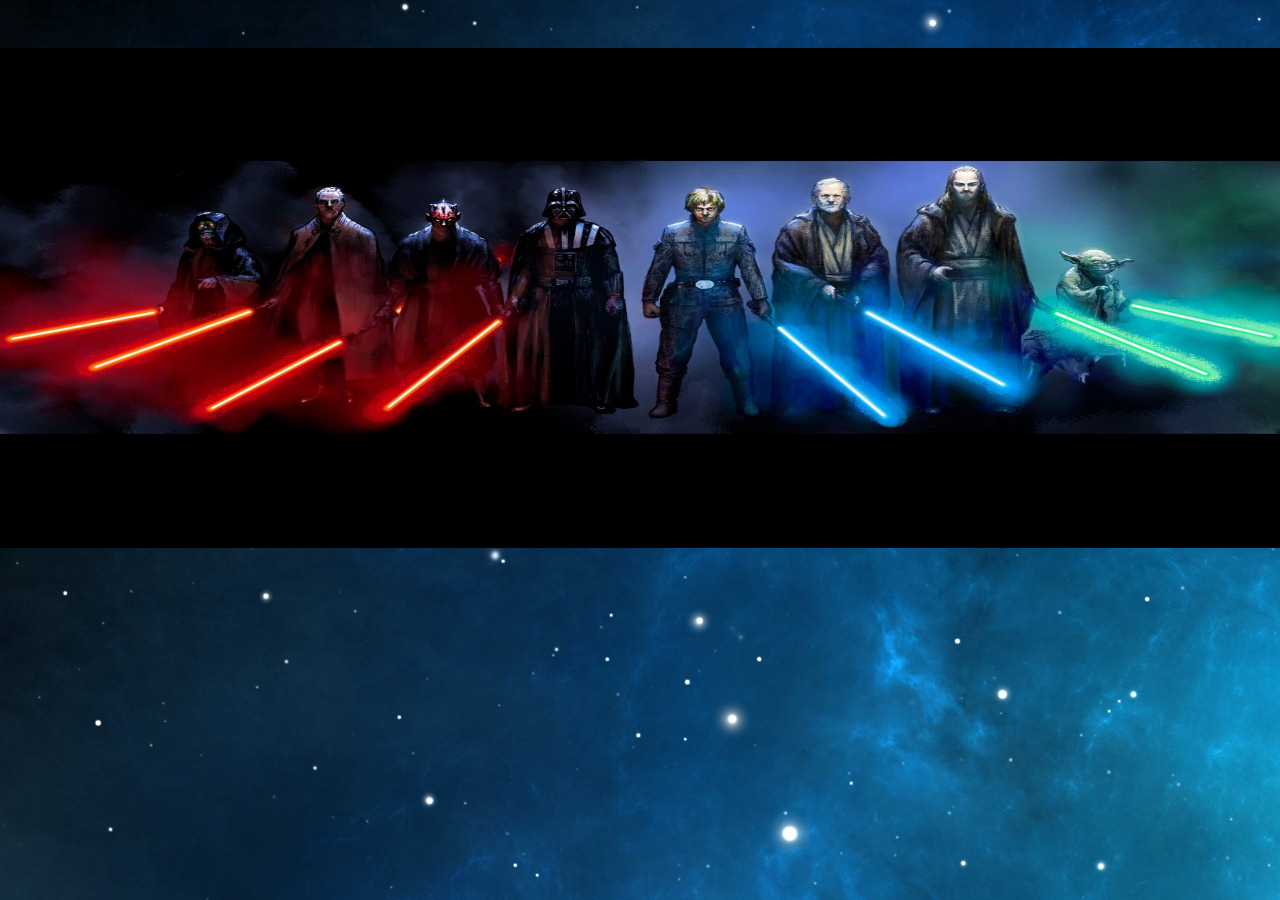
<file: index.html>
<!DOCTYPE html>
<html>
  <head>
    <meta charset="utf-8">
    <title>StarWars</title>
  </head>
  <link rel="stylesheet" href="./assets/css/bootstrap.min.css">
  <link rel="stylesheet" href="./assets/css/common.css">
  <link rel="stylesheet" href="./assets/css/main.css">
  <script
  src="https://code.jquery.com/jquery-3.2.1.min.js"
  integrity="sha256-hwg4gsxgFZhOsEEamdOYGBf13FyQuiTwlAQgxVSNgt4="
  crossorigin="anonymous"></script>
  <script src="./assets/js/redux.min.js" charset="utf-8"></script>
  <script src="./assets/js/store.js" charset="utf-8"></script>
  <script src="./assets/js/index.js" charset="utf-8"></script>

  <body class="gameIntro">
    <div class="contianer-fluid">
      <div class="jumbotron">
        <img id="coverImage"src="./assets/images/starWarsBackground.jpg" style=" height: 500px; width: 100%"alt="STAR WARS" class="img-responsive">
      </div>
      <div class="container">
        <div id="jediStartLogo" class="startIcons col-lg-4  col-lg-offset-2  col-md-4  col-md-offset-2  col-sm-4  col-sm-offset-2  col-xs-4 col-xs-offset-2" value='jedi'>
          <a id="jedi" href="./characters.html" class="btn col-lg-12"name="button">
            <img  title="Jedi"src="./assets/images/jediStartLogo.png" class="img-responsive img-circle" alt="JEDI"  />
            <p>JEDI</p>
          </a>
        </div>
        <div id="empireStartLogo" class="startIcons col-lg-4 col-md-4  col-sm-4  col-xs-4 " value='sith'>
          <a id="sith" href="./characters.html" class="btn col-lg-12"name="button">
            <img title="Sith" src="./assets/images/empireStart.png" class="img-responsive img-circle" alt="EMPIRE" />
            <p>SITH</p>
          </a>
        </div>
      </div>
      <!-- <div id="introTeams" class="container">
        <div class="row">
          <div class="col-">

          </div>
          <p style="color: white">JEDI</p>

          <p>SITH</p>
        </div>
      </div> -->
    </div>
  </body>
</html>
</file>
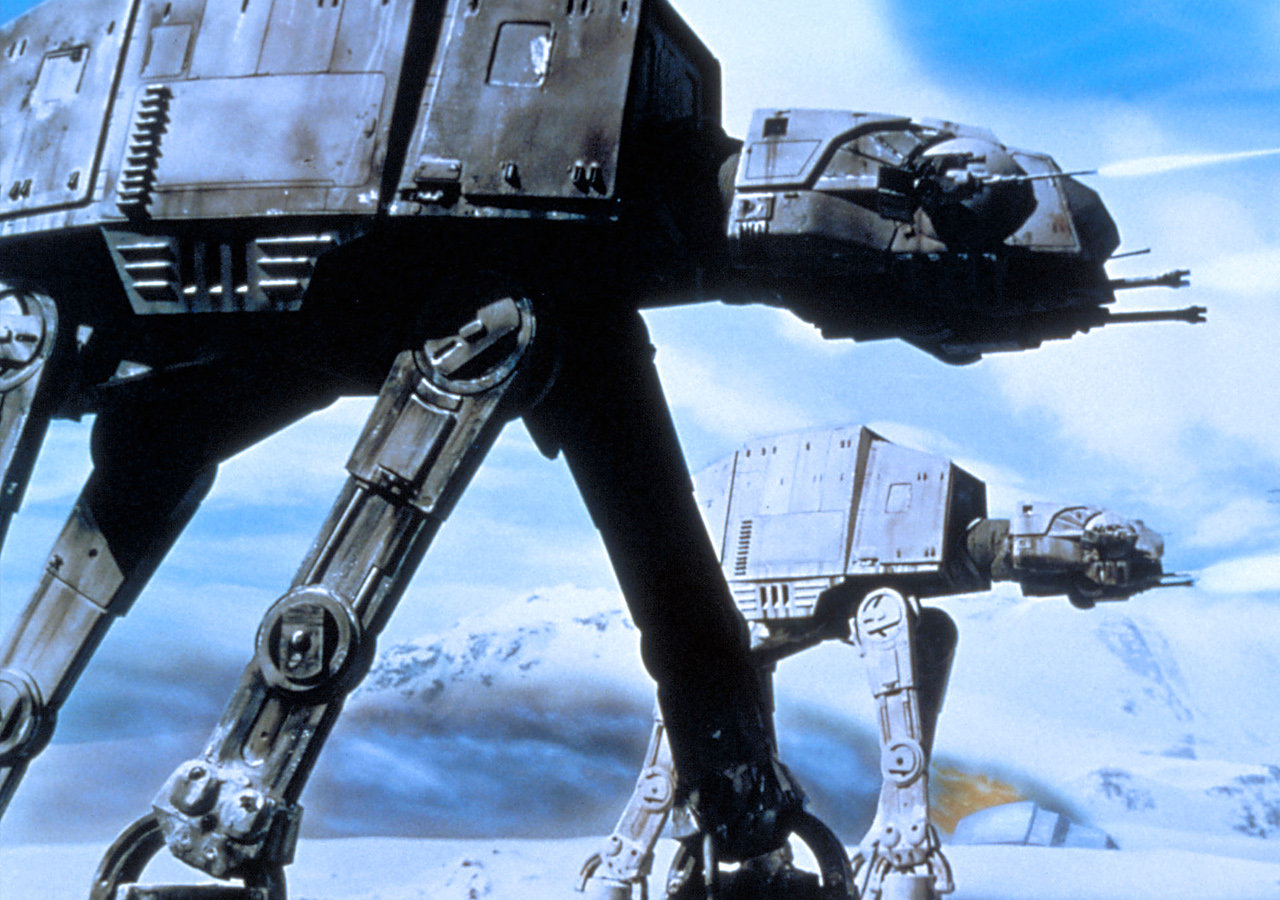
<file: characters.html>
<!DOCTYPE html>
<html>
  <head>
    <meta charset="utf-8">
    <title>StarWars</title>
    <style media="screen">
      @font-face {
        font-family: DIN;
        src: url('./assets/fonts/din145alt.ttf') format('truetype');
      }
    </style>
    <link rel="stylesheet" href="./assets/css/bootstrap.min.css">
    <link rel="stylesheet" href="./assets/css/common.css">
    <link rel="stylesheet" href="./assets/css/main.css">
    <script
    src="https://code.jquery.com/jquery-3.2.1.min.js"
    integrity="sha256-hwg4gsxgFZhOsEEamdOYGBf13FyQuiTwlAQgxVSNgt4="
    crossorigin="anonymous"></script>
    <script src="./assets/js/redux.min.js" charset="utf-8"></script>
    <script src="./assets/js/index.js" charset="utf-8"></script>
    <script src="./assets/js/store.js" charset="utf-8"></script>

  </head>
  <body id="game" class="selectCharacters">
    <div class="flexContainerColumnCenter">
      <div class="charactersContainer">
        <!-- JEDI CHARACTERS -->
        <div id="availableJedi" class="characters">
          <div class="col-lg-12 characterSelection">
            <p>JEDI</p>
            <div id="jediCharacters" class="characterChoices">
              <div class="col-lg-3 col-md-3 col-sm-3 col-xs-3">
                <a id="luke" data-name='luke' href="./game.html">
                  <img src="./assets/images/Luke-200px.png" alt="Luke" class="img-responsive img-circle">
                </a>
              </div>
              <div class="col-lg-3 col-md-3 col-sm-3 col-xs-3">
                <a id="yoda" data-name='yoda' href="./game.html">
                  <img src="./assets/images/yoda-200px.png" alt="Yoda" class="img-circle img-responsive">
                </a>
              </div>
              <div class="col-lg-3 col-md-3 col-sm-3 col-xs-3">
                <a id="obiwan" data-name='obiwan' href="./game.html">
                  <img src="./assets/images/Masterobiwan.jpg" alt="Obi Wan" class="img-circle img-responsive">
                </a>
              </div>
            </div>
          </div>
        </div>
        <!-- SITH CHARACTERS -->
        <div id="availableSith" class="characters">
          <div class="col-lg-12 characterSelection">
            <p>SITH</p>
            <div id="sithCharacters" class='characterChoices'>
              <div class="col-lg-3 col-md-3 col-sm-3 col-xs-4">
                <a id="darthMaul" data-name='darthmaul' href="./game.html">
                  <img src="./assets/images/Darth_Maul_200px.jpg" alt="Darth Maul" class="img-responsive img-circle">
                </a>
              </div>
              <div class="col-lg-3 col-md-3 col-sm-3 col-xs-4">
                <a id="countDooku" data-name='countdooku' href="./game.html">
                  <img src="./assets/images/Dooku_shrek.jpg" alt="Count Dooku" class="img-circle img-responsive">
                </a>
              </div>
              <div class="col-lg-3 col-md-3 col-sm-3 col-xs-4">
                <a id="palpatine" data-name='palpatine' href="./game.html">
                  <img src="./assets/images/200px-Palpatine.jpg" alt="Count Dooku" class="img-circle img-responsive">
                </a>
              </div>
            </div>
          </div>
        </div>
      </div>
    </div>
  </body>
</html>
</file>
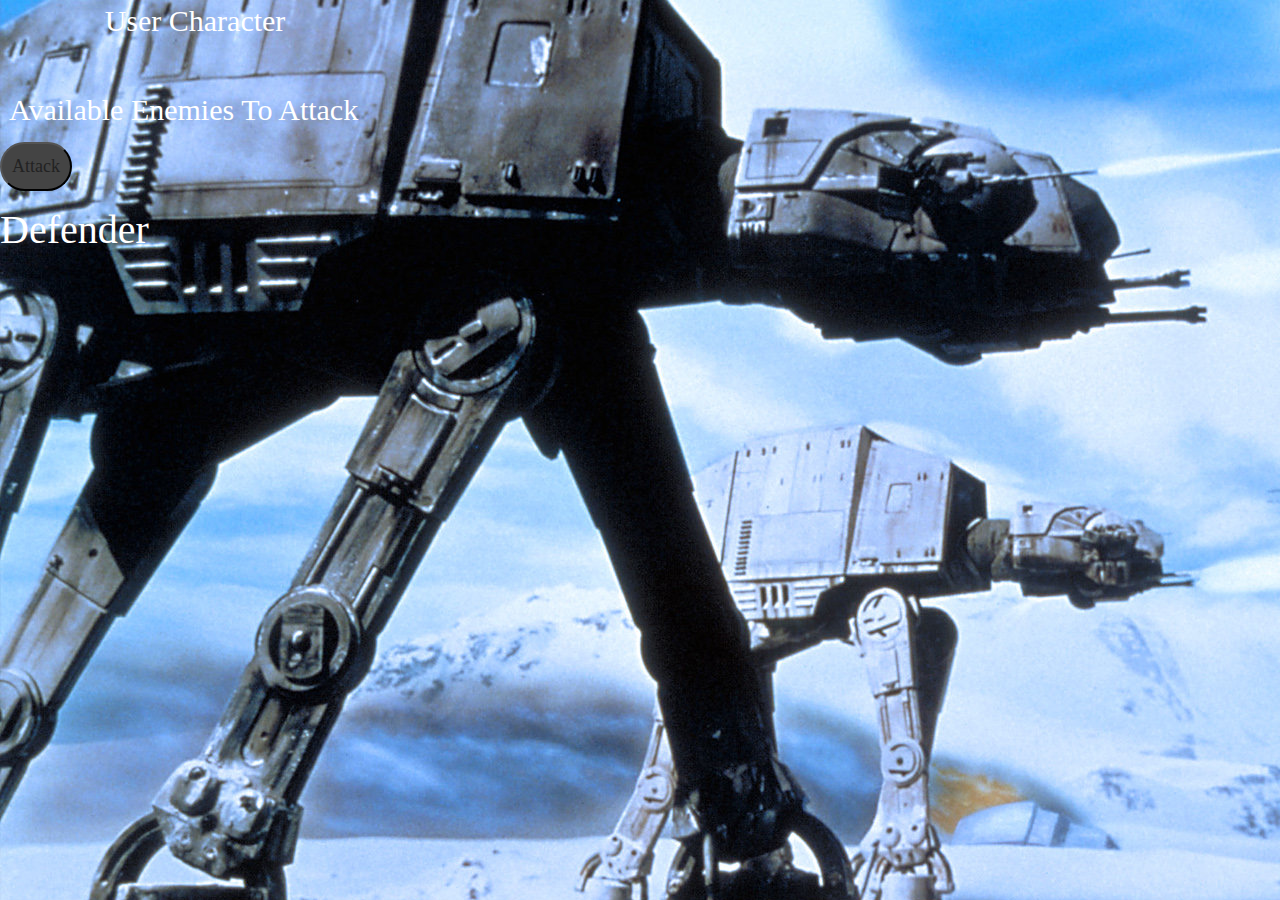
<file: game.html>
<!DOCTYPE html>
<html>
  <head>
    <meta charset="utf-8">
    <title>StarWars</title>
    <style media="screen">
      @font-face {
        font-family: DIN;
        src: url('./assets/fonts/din145alt.ttf') format('truetype');
      }
    </style>
    <link rel="stylesheet" href="./assets/css/bootstrap.min.css">
    <link rel="stylesheet" href="./assets/css/common.css">
    <link rel="stylesheet" href="./assets/css/main.css">
    <script
    src="https://code.jquery.com/jquery-3.2.1.min.js"
    integrity="sha256-hwg4gsxgFZhOsEEamdOYGBf13FyQuiTwlAQgxVSNgt4="
    crossorigin="anonymous"></script>
    <script src="./assets/js/redux.min.js" charset="utf-8"></script>
    <script src="./assets/js/index.js" charset="utf-8"></script>
    <script src="./assets/js/store.js" charset="utf-8"></script>
  </head>
  <body id="game" class="game-board">
      <div class="container" style="position: absolute">
        <div id="" class="row">
          <div class="col-lg-4 col-md-4 col-sm-4 col-xs-6 characterSelection">
            <p style="font-size: 30px;">User Character</p>
            <div id="userCharacter" class="pull-left">
            </div>
          </div>
          <div class="row">
            <div class="enemyRow characterSelection col-lg-12 col-md-4 col-sm-4 col-xs-6">
              <div class="row">
                <p class="pull-left" style="margin-left: 2%; font-size: 30px;">Available Enemies To Attack</p>
              </div>
              <div id="enemies" class="pull-left">

              </div>
            </div>
          </div>
            <div id="defenderArea">
                <!-- <a id="attack"> -->
                  <button id="attack">Attack</button>
                <!-- </a> -->
                <div id="statements" style="background-color: #444">
                  <p id="attackStatments"></p>
                  <p id="defenderStatments"></p>
                </div>
              <p id="defender" style=" color: #fff; position: relative">Defender</p>
            </div>
            <span id="currentEnemy"></span>
        </div>
        <!-- <div id="gameButtons" class="col-lg-6">
          <div class="row">
            <a href="#" id="start">
              <p>Start</p>
            </a>
          </div>
        </div> -->

      </div>
  </body>
</html>
</file>
<file: assets/css/common.css>
@font-face {
  font-family: DIN;
  src: url('./assets/fonts/din145alt.ttf') format('truetype');
}

html {
  height: 100%;
}

body {
  display: flex;
  flex-direction: column;
  height: 100%;
  background-image: url('../images/spaceBackGround1.jpg');
}
body, p, span {
  font-family: DIN sans-serif;
  font-size: 18px;
  color: #222;
}
body a {
  cursor: pointer;
}
button:focus {
  outline: none
}
</file>
<file: assets/css/main.css>
#availableJedi p,  #availableSith p {
  color: #444;
}

.character {
  padding: 20px;

}
.characters {
display: -webkit-flex;
height: inherit;
width: inherit;
align-items: center;
}
.characterChoices {
display: flex;
flex-direction: row;
justify-content: center;
align-items: center;
}
.charactersContainer {
  background-color: rgba(324,615,292,0.6);
  border-radius: 100px;
}
.charactersContainer #availableJedi, #availableSith {
  display: none;
}
.characterSelection {
  text-align: center;
}
.characterSelection p {
  font-size: 18px;
  color: #fff;
  text-align: center;
}
.enemyRow {
  margin-top: 3%;
}
.flexContainerColumnCenter {
  display: flex;
  flex-direction: column;
  justify-content: center;
  height: 700px;
  align-items: center;
}
.gameBoard {
  display: flex;
  display: -webkit-flex;
  height: 700px;
  flex-direction: row;
  align-items: center;
  justify-content: center;
}
.gameBoard div {
  color: #fff;
}
.jumbotron {
  background-image: url('../images/spaceBackGround1.jpg');
}
.img-thumbnail {
  max-height: 100px;
}
.startIcons {
  /*position: relative;*/
}
.startIcons p {
  font-size: 2.5em;
  font-weight: bold;
  font-family: DIN sans-serif;
}
#arena span {
  /*font-size: */
}
#attack {
  background-color: #444;
  border-radius: 25px;
  text-align: center;
  padding: 10px;

}
#attack span {
  color: #fff;
  font-size: 18px;

}
#availableJedi {
  /*border-bottom: solid 1px #fff;*/

}
#coverImage {
  position: absolute;
}
#defenderArea p, a{
  font-size: 40px;
  /*margin: 2% 0 0 0;*/
}
/*position: relative;
    top: 370px;*/
#game {
  background-image: url('../images/gameBoard.jpg');
}
#gameContainer {
  text-align: center;
}
#gameButtons {
  text-align: center;
}
#jediStartLogo, #empireStartLogo {
  position: relative;
}
#jediStartLogo {
  top: -100px;
  left: -500px;
  opacity: 0;
}
#empireStartLogo {
  top: -100px;
  right: -500px;
  opacity: 0;
}
#enemies {
  display: inline-flex;
  position: relative;
  top: 10px;
  left: 100px;
}


#enemies div {
  background-color: #ff0000;
  height: 175px;
  /*margin: 20px;*/
  border: solid 2px #444;
}
/*#enemies img {
  border-color: #ff0000;
  border-width: 10px;
}*/
#enemies span {
  font-size: 40px;
  color: #fff;
}

#jedi, #sith {
  display: inline-block;
    padding: 6px 12px;
    margin-bottom: 0;
    font-size: 14px;
    font-weight: 400;
    line-height: 1.42857143;
    text-align: center;
    white-space: nowrap;
    vertical-align: middle;
    -ms-touch-action: manipulation;
    touch-action: manipulation;
    cursor: pointer;
    -webkit-user-select: none;
    -moz-user-select: none;
    -ms-user-select: none;
    user-select: none;
    background-image: none;
    border: 1px solid transparent;
    border-radius: 4px;
    /*background-color: #444;*/
}
#playAgain {
  color: #444;
  cursor: pointer;
};

#statements {
  background-color: #444;
  z-index: 9999;
  position: relative;
  /*height: 70px;*/
}

/*#userCharacter img{
  border-color: #008000;
  border-width: 10px;
}*/

#userCharacter .character {
  padding: 20px 10px 10px 10px;
  background-color: #008000
}
</file>
